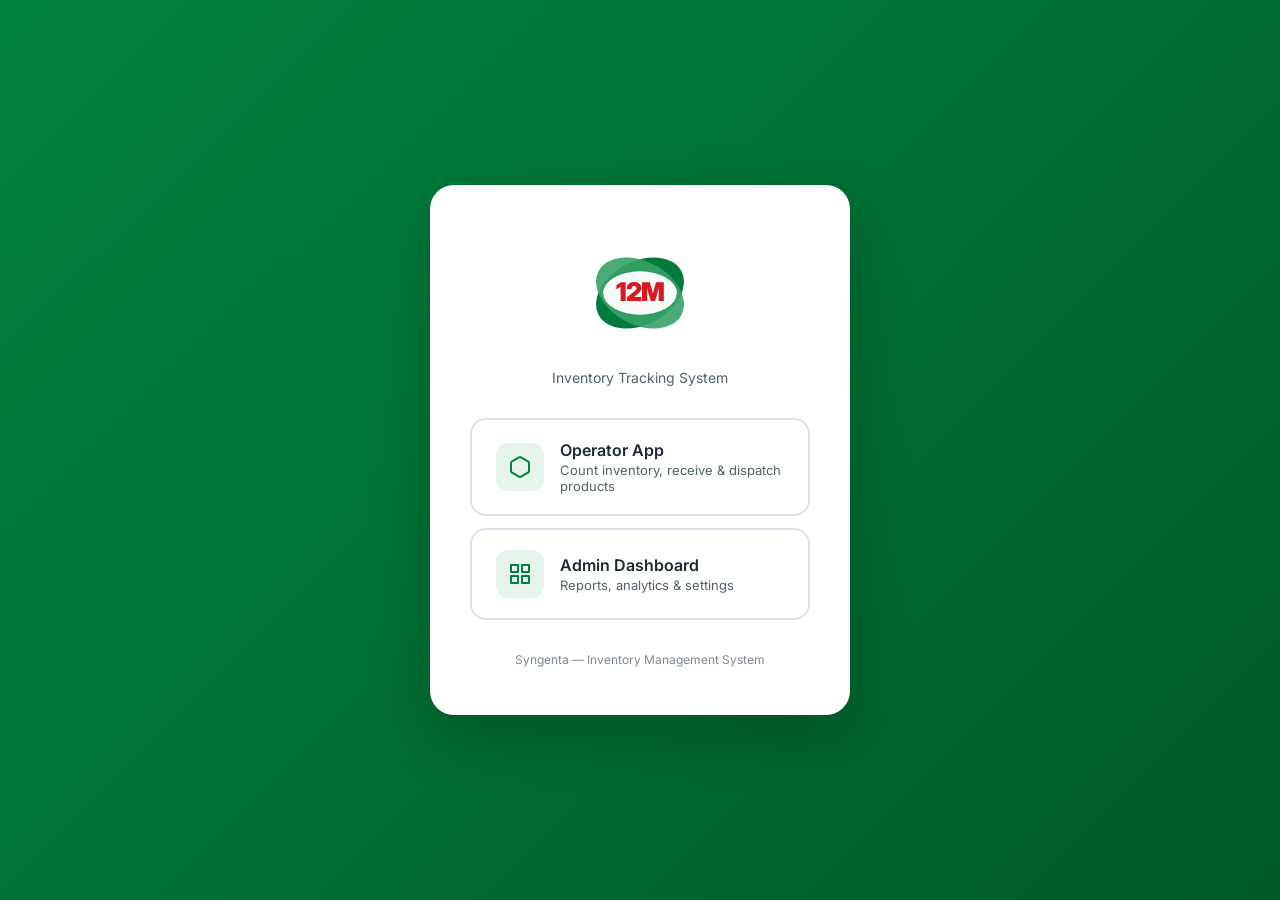
<file: index.html>
<!DOCTYPE html>
<html lang="en">
<head>
    <meta charset="UTF-8">
    <meta name="viewport" content="width=device-width, initial-scale=1.0">
    <meta name="theme-color" content="#00843D">
    <link rel="icon" type="image/svg+xml" href="favicon.svg">
    <link rel="manifest" href="manifest.json">
    <title>Syngenta — 12 Month Shelf Life</title>
    <link href="https://fonts.googleapis.com/css2?family=Inter:wght@400;500;600;700;800&display=swap" rel="stylesheet">
    <style>
        * { margin: 0; padding: 0; box-sizing: border-box; }
        body {
            font-family: 'Inter', -apple-system, BlinkMacSystemFont, 'Segoe UI', sans-serif;
            background: linear-gradient(135deg, #00843D 0%, #005A2B 100%);
            min-height: 100vh;
            display: flex;
            align-items: center;
            justify-content: center;
            padding: 24px;
        }
        .card {
            background: white;
            border-radius: 24px;
            padding: 48px 40px;
            max-width: 420px;
            width: 100%;
            text-align: center;
            box-shadow: 0 20px 60px rgba(0,0,0,0.2);
        }
        .brand {
            margin-bottom: 24px;
        }
        .brand p {
            font-size: 14px;
            color: #52616B;
            margin-top: 12px;
        }
        .apps {
            display: flex;
            flex-direction: column;
            gap: 12px;
            margin-top: 32px;
        }
        .app-btn {
            display: flex;
            align-items: center;
            gap: 16px;
            padding: 20px 24px;
            border: 2px solid #D9E2EC;
            border-radius: 16px;
            text-decoration: none;
            color: #1F2933;
            transition: all 0.2s;
            text-align: left;
        }
        .app-btn:hover {
            border-color: #00843D;
            background: #F3FAF6;
            transform: translateY(-2px);
            box-shadow: 0 4px 16px rgba(0,132,61,0.12);
        }
        .app-icon {
            width: 48px;
            height: 48px;
            background: #E6F4EC;
            border-radius: 12px;
            display: flex;
            align-items: center;
            justify-content: center;
            flex-shrink: 0;
        }
        .app-info h3 {
            font-size: 16px;
            font-weight: 600;
        }
        .app-info p {
            font-size: 13px;
            color: #52616B;
            margin-top: 2px;
        }
        .footer {
            margin-top: 32px;
            font-size: 12px;
            color: #7B8794;
        }
    </style>
</head>
<body>
    <div class="card">
        <div class="brand">
            <svg width="120" height="120" viewBox="0 0 1024 1024" fill="none" xmlns="http://www.w3.org/2000/svg">
                <ellipse cx="512" cy="512" rx="400" ry="270" fill="#007A3D" transform="rotate(-28 512 512)"/>
                <ellipse cx="512" cy="512" rx="400" ry="270" fill="#38A169" opacity="0.9" transform="rotate(28 512 512)"/>
                <ellipse cx="512" cy="512" rx="315" ry="185" fill="#FFFFFF" opacity="0.96"/>
                <text x="512" y="583" text-anchor="middle" font-family="Inter, Arial, system-ui, sans-serif" font-size="220" font-weight="900" letter-spacing="-8" fill="#D71920">12M</text>
            </svg>
            <p>Inventory Tracking System</p>
        </div>
        <div class="apps">
            <a class="app-btn" href="operator-app/">
                <div class="app-icon">
                    <svg width="24" height="24" viewBox="0 0 24 24" fill="none" stroke="#00843D" stroke-width="2" stroke-linecap="round" stroke-linejoin="round">
                        <path d="M21 16V8a2 2 0 0 0-1-1.73l-7-4a2 2 0 0 0-2 0l-7 4A2 2 0 0 0 3 8v8a2 2 0 0 0 1 1.73l7 4a2 2 0 0 0 2 0l7-4A2 2 0 0 0 21 16z"/>
                    </svg>
                </div>
                <div class="app-info">
                    <h3>Operator App</h3>
                    <p>Count inventory, receive &amp; dispatch products</p>
                </div>
            </a>
            <a class="app-btn" href="admin-app/admin-panel.html">
                <div class="app-icon">
                    <svg width="24" height="24" viewBox="0 0 24 24" fill="none" stroke="#00843D" stroke-width="2" stroke-linecap="round" stroke-linejoin="round">
                        <rect x="3" y="3" width="7" height="7"/><rect x="14" y="3" width="7" height="7"/><rect x="3" y="14" width="7" height="7"/><rect x="14" y="14" width="7" height="7"/>
                    </svg>
                </div>
                <div class="app-info">
                    <h3>Admin Dashboard</h3>
                    <p>Reports, analytics &amp; settings</p>
                </div>
            </a>
        </div>
        <div class="footer">Syngenta — Inventory Management System</div>
    </div>
</body>
</html>
</file>
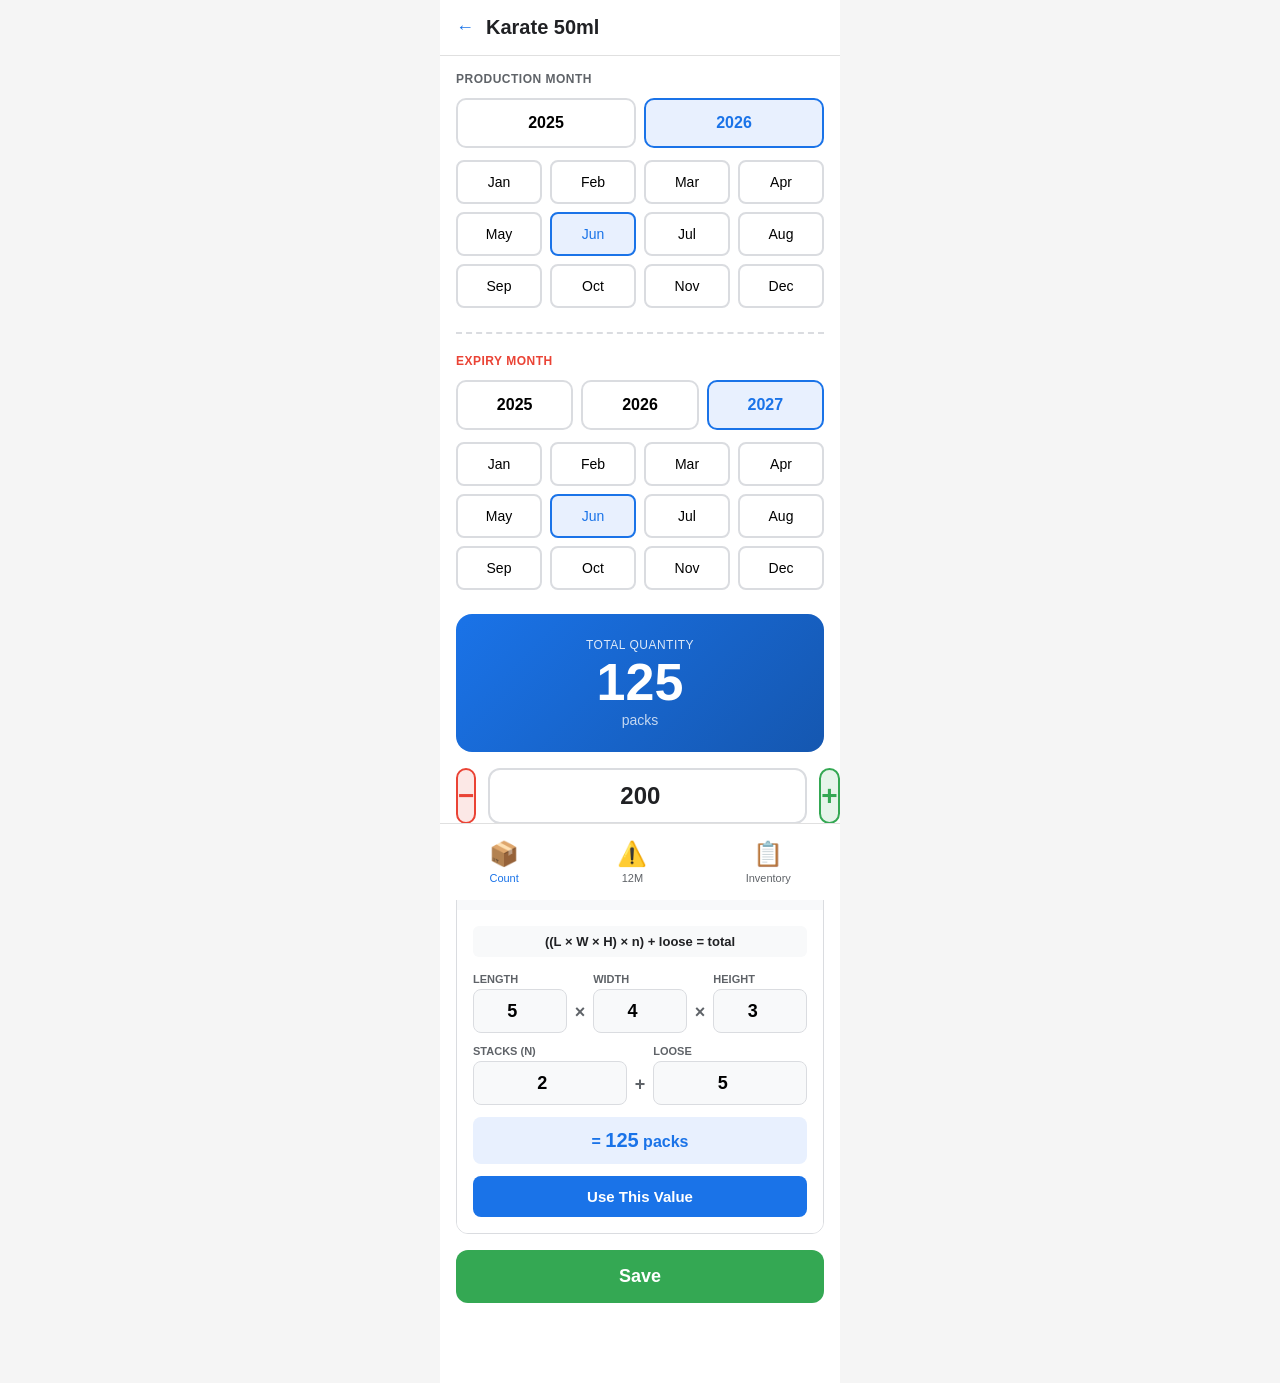
<file: operator-app/count-screen.html>
<!DOCTYPE html>
<html lang="en">
<head>
    <meta charset="UTF-8">
    <meta name="viewport" content="width=device-width, initial-scale=1.0">
    <title>Count — Operator Panel</title>
    <style>
        * {
            margin: 0;
            padding: 0;
            box-sizing: border-box;
        }

        body {
            font-family: -apple-system, BlinkMacSystemFont, 'Segoe UI', Roboto, sans-serif;
            background: #f5f5f5;
            min-height: 100vh;
            display: flex;
            justify-content: center;
        }

        .phone-frame {
            width: 100%;
            max-width: 400px;
            min-height: 100vh;
            background: #ffffff;
            display: flex;
            flex-direction: column;
            position: relative;
        }

        /* ==================== HEADER ==================== */
        .screen-header {
            display: flex;
            align-items: center;
            padding: 16px;
            border-bottom: 1px solid #e0e0e0;
            background: #ffffff;
        }

        .btn-back {
            font-size: 18px;
            color: #1a73e8;
            background: none;
            border: none;
            cursor: pointer;
            margin-right: 12px;
        }

        .screen-title {
            font-size: 20px;
            font-weight: 600;
            color: #202124;
            flex: 1;
        }

        /* ==================== PRODUCT INFO ==================== */
        .product-info {
            padding: 16px;
            border-bottom: 1px solid #e0e0e0;
        }

        .product-name {
            font-size: 22px;
            font-weight: 600;
            color: #202124;
        }

        .product-pack {
            font-size: 14px;
            color: #5f6368;
            margin-top: 2px;
        }

        /* ==================== CONTENT ==================== */
        .screen-content {
            flex: 1;
            overflow-y: auto;
            padding: 16px;
            padding-bottom: 80px;
        }

        /* ==================== MONTH SECTIONS ==================== */
        .month-section {
            margin-bottom: 24px;
        }

        .section-label {
            display: block;
            font-size: 12px;
            font-weight: 600;
            color: #5f6368;
            text-transform: uppercase;
            letter-spacing: 0.5px;
            margin-bottom: 12px;
        }

        .year-buttons {
            display: flex;
            gap: 8px;
            margin-bottom: 12px;
        }

        .year-btn {
            flex: 1;
            padding: 14px;
            border: 2px solid #dadce0;
            border-radius: 10px;
            background: #ffffff;
            font-size: 16px;
            font-weight: 600;
            cursor: pointer;
            transition: all 0.15s;
        }

        .year-btn:active {
            transform: scale(0.97);
        }

        .year-btn.selected {
            border-color: #1a73e8;
            background: #e8f0fe;
            color: #1a73e8;
        }

        .month-grid {
            display: grid;
            grid-template-columns: repeat(4, 1fr);
            gap: 8px;
        }

        .month-btn {
            padding: 12px 4px;
            border: 2px solid #dadce0;
            border-radius: 8px;
            background: #ffffff;
            font-size: 14px;
            font-weight: 500;
            cursor: pointer;
            transition: all 0.15s;
        }

        .month-btn:active {
            transform: scale(0.95);
        }

        .month-btn.selected {
            border-color: #1a73e8;
            background: #e8f0fe;
            color: #1a73e8;
        }

        /* Expiry section dashed border */
        .expiry-section {
            border-top: 2px dashed #dadce0;
            padding-top: 20px;
        }

        .expiry-section .section-label {
            color: #ea4335;
        }

        /* ==================== QUANTITY DISPLAY ==================== */
        .qty-total-display {
            display: flex;
            flex-direction: column;
            align-items: center;
            padding: 24px 16px;
            background: linear-gradient(135deg, #1a73e8 0%, #1557b0 100%);
            border-radius: 16px;
            margin-bottom: 16px;
        }

        .qty-total-label {
            font-size: 12px;
            color: rgba(255,255,255,0.85);
            text-transform: uppercase;
            letter-spacing: 0.5px;
            margin-bottom: 4px;
        }

        .qty-total-value {
            font-size: 52px;
            font-weight: 700;
            color: #ffffff;
            line-height: 1;
        }

        .qty-total-unit {
            font-size: 14px;
            color: rgba(255,255,255,0.75);
            margin-top: 4px;
        }

        /* ==================== +/- CONTROLS ==================== */
        .qty-controls {
            display: flex;
            align-items: center;
            gap: 12px;
            margin-bottom: 8px;
        }

        .qty-adj-btn {
            width: 56px;
            height: 56px;
            border-radius: 12px;
            border: none;
            font-size: 28px;
            font-weight: 600;
            cursor: pointer;
            transition: all 0.15s;
        }

        .qty-adj-btn:active {
            transform: scale(0.95);
        }

        .qty-minus {
            background: #fce8e6;
            color: #ea4335;
            border: 2px solid #ea4335;
        }

        .qty-plus {
            background: #e6f4ea;
            color: #34a853;
            border: 2px solid #34a853;
        }

        .qty-input-field {
            flex: 1;
            height: 56px;
            border: 2px solid #dadce0;
            border-radius: 12px;
            text-align: center;
            font-size: 24px;
            font-weight: 700;
            background: #ffffff;
            color: #202124;
        }

        .quantity-tip {
            text-align: center;
            font-size: 13px;
            color: #5f6368;
            margin-bottom: 16px;
        }

        /* ==================== STACK CALCULATOR ==================== */
        .stack-calc {
            border: 1px solid #dadce0;
            border-radius: 12px;
            overflow: hidden;
            margin-bottom: 16px;
        }

        .stack-calc-toggle {
            width: 100%;
            padding: 14px 16px;
            border: none;
            background: #f8f9fa;
            display: flex;
            justify-content: space-between;
            align-items: center;
            font-size: 15px;
            font-weight: 500;
            color: #202124;
            cursor: pointer;
        }

        .toggle-arrow {
            font-size: 12px;
            transition: transform 0.2s;
        }

        .toggle-arrow.open {
            transform: rotate(90deg);
        }

        .stack-calc-body {
            padding: 16px;
            background: #ffffff;
        }

        .stack-formula {
            font-size: 13px;
            color: #5f6368;
            text-align: center;
            margin-bottom: 16px;
            padding: 8px;
            background: #f8f9fa;
            border-radius: 6px;
        }

        .stack-formula strong {
            color: #202124;
        }

        .stack-row {
            display: flex;
            align-items: center;
            gap: 8px;
            margin-bottom: 12px;
        }

        .stack-field {
            flex: 1;
            display: flex;
            flex-direction: column;
            gap: 4px;
        }

        .stack-field label {
            font-size: 11px;
            font-weight: 600;
            color: #5f6368;
            text-transform: uppercase;
        }

        .stack-field input {
            width: 100%;
            height: 44px;
            border: 1px solid #dadce0;
            border-radius: 8px;
            text-align: center;
            font-size: 18px;
            font-weight: 600;
            background: #f8f9fa;
        }

        .stack-field input:focus {
            border-color: #1a73e8;
            background: #ffffff;
            outline: none;
        }

        .stack-op {
            font-size: 18px;
            font-weight: 600;
            color: #5f6368;
            padding-top: 18px;
        }

        .stack-result {
            text-align: center;
            padding: 12px;
            background: #e8f0fe;
            border-radius: 8px;
            font-size: 16px;
            font-weight: 600;
            color: #1a73e8;
            margin-bottom: 12px;
        }

        .stack-result-value {
            font-size: 20px;
            font-weight: 700;
        }

        .stack-apply-btn {
            width: 100%;
            padding: 12px;
            border: none;
            border-radius: 8px;
            background: #1a73e8;
            color: #ffffff;
            font-size: 15px;
            font-weight: 600;
            cursor: pointer;
        }

        .stack-apply-btn:active {
            background: #1557b0;
        }

        /* ==================== SAVE BUTTON ==================== */
        .save-btn {
            width: 100%;
            padding: 16px;
            border: none;
            border-radius: 12px;
            background: #34a853;
            color: #ffffff;
            font-size: 18px;
            font-weight: 600;
            cursor: pointer;
        }

        .save-btn:active {
            background: #2d9249;
        }

        /* ==================== BOTTOM NAVIGATION ==================== */
        .bottom-nav {
            position: fixed;
            bottom: 0;
            left: 50%;
            transform: translateX(-50%);
            width: 100%;
            max-width: 400px;
            background: #ffffff;
            border-top: 1px solid #e0e0e0;
            display: flex;
            justify-content: space-around;
            padding: 8px 0;
            z-index: 100;
        }

        .nav-btn {
            display: flex;
            flex-direction: column;
            align-items: center;
            gap: 4px;
            padding: 8px 24px;
            border: none;
            background: none;
            cursor: pointer;
            color: #5f6368;
            text-decoration: none;
            transition: color 0.15s;
        }

        .nav-btn.active {
            color: #1a73e8;
        }

        .nav-icon {
            font-size: 24px;
        }

        .nav-label {
            font-size: 11px;
            font-weight: 500;
        }
    </style>
</head>
<body>
    <div class="phone-frame">
        <!-- Header -->
        <div class="screen-header">
            <button class="btn-back">←</button>
            <div class="screen-title">Karate 50ml</div>
        </div>

        <!-- Scrollable Content -->
        <div class="screen-content">
            <!-- Production Month -->
            <div class="month-section">
                <span class="section-label">Production Month</span>
                <div class="year-buttons">
                    <button class="year-btn">2025</button>
                    <button class="year-btn selected">2026</button>
                </div>
                <div class="month-grid">
                    <button class="month-btn">Jan</button>
                    <button class="month-btn">Feb</button>
                    <button class="month-btn">Mar</button>
                    <button class="month-btn">Apr</button>
                    <button class="month-btn">May</button>
                    <button class="month-btn selected">Jun</button>
                    <button class="month-btn">Jul</button>
                    <button class="month-btn">Aug</button>
                    <button class="month-btn">Sep</button>
                    <button class="month-btn">Oct</button>
                    <button class="month-btn">Nov</button>
                    <button class="month-btn">Dec</button>
                </div>
            </div>

            <!-- Expiry Month -->
            <div class="month-section expiry-section">
                <span class="section-label">Expiry Month</span>
                <div class="year-buttons">
                    <button class="year-btn">2025</button>
                    <button class="year-btn">2026</button>
                    <button class="year-btn selected">2027</button>
                </div>
                <div class="month-grid">
                    <button class="month-btn">Jan</button>
                    <button class="month-btn">Feb</button>
                    <button class="month-btn">Mar</button>
                    <button class="month-btn">Apr</button>
                    <button class="month-btn">May</button>
                    <button class="month-btn selected">Jun</button>
                    <button class="month-btn">Jul</button>
                    <button class="month-btn">Aug</button>
                    <button class="month-btn">Sep</button>
                    <button class="month-btn">Oct</button>
                    <button class="month-btn">Nov</button>
                    <button class="month-btn">Dec</button>
                </div>
            </div>

            <!-- Quantity Display -->
            <div class="qty-total-display">
                <span class="qty-total-label">Total Quantity</span>
                <span class="qty-total-value">125</span>
                <span class="qty-total-unit">packs</span>
            </div>

            <!-- +/- Controls -->
            <div class="qty-controls">
                <button class="qty-adj-btn qty-minus">−</button>
                <input type="number" class="qty-input-field" value="200" min="0">
                <button class="qty-adj-btn qty-plus">+</button>
            </div>
            <p class="quantity-tip">Type amount, then press + or −</p>

            <!-- Stack Calculator -->
            <div class="stack-calc">
                <button class="stack-calc-toggle">
                    <span>📐 Stack Calculator</span>
                    <span class="toggle-arrow open">▸</span>
                </button>
                <div class="stack-calc-body">
                    <div class="stack-formula">
                        <strong>((L × W × H) × n) + loose = total</strong>
                    </div>

                    <div class="stack-row">
                        <div class="stack-field">
                            <label>Length</label>
                            <input type="number" value="5" min="0">
                        </div>
                        <span class="stack-op">×</span>
                        <div class="stack-field">
                            <label>Width</label>
                            <input type="number" value="4" min="0">
                        </div>
                        <span class="stack-op">×</span>
                        <div class="stack-field">
                            <label>Height</label>
                            <input type="number" value="3" min="0">
                        </div>
                    </div>

                    <div class="stack-row">
                        <div class="stack-field">
                            <label>Stacks (n)</label>
                            <input type="number" value="2" min="1">
                        </div>
                        <span class="stack-op">+</span>
                        <div class="stack-field">
                            <label>Loose</label>
                            <input type="number" value="5" min="0">
                        </div>
                    </div>

                    <div class="stack-result">
                        = <span class="stack-result-value">125</span> packs
                    </div>

                    <button class="stack-apply-btn">Use This Value</button>
                </div>
            </div>

            <!-- Save Button -->
            <button class="save-btn">Save</button>
        </div>

        <!-- Bottom Navigation -->
        <nav class="bottom-nav">
            <a href="count-screen.html" class="nav-btn active">
                <span class="nav-icon">📦</span>
                <span class="nav-label">Count</span>
            </a>
            <a href="twelve-month-screen.html" class="nav-btn">
                <span class="nav-icon">⚠️</span>
                <span class="nav-label">12M</span>
            </a>
            <a href="inventory-screen.html" class="nav-btn">
                <span class="nav-icon">📋</span>
                <span class="nav-label">Inventory</span>
            </a>
        </nav>
    </div>

    <script>
        // Stack calculator logic
        const stackFields = document.querySelectorAll('.stack-field input');
        const stackResult = document.querySelector('.stack-result-value');
        const qtyTotal = document.querySelector('.qty-total-value');
        const qtyInput = document.querySelector('.qty-input-field');

        function calculateStack() {
            const values = Array.from(stackFields).map(f => parseInt(f.value) || 0);
            const l = values[0], w = values[1], h = values[2], n = values[3], loose = values[4];
            const perStack = l * w * h;
            const total = (perStack * n) + loose;
            stackResult.textContent = total;
            return total;
        }

        stackFields.forEach(field => {
            field.addEventListener('input', calculateStack);
        });

        // Apply stack result to quantity
        document.querySelector('.stack-apply-btn').addEventListener('click', () => {
            const value = calculateStack();
            qtyTotal.textContent = value;
            qtyInput.value = value;
        });

        // +/- buttons
        document.querySelector('.qty-plus').addEventListener('click', () => {
            const increment = parseInt(qtyInput.value) || 0;
            const current = parseInt(qtyTotal.textContent) || 0;
            qtyTotal.textContent = current + increment;
        });

        document.querySelector('.qty-minus').addEventListener('click', () => {
            const decrement = parseInt(qtyInput.value) || 0;
            const current = parseInt(qtyTotal.textContent) || 0;
            qtyTotal.textContent = Math.max(0, current - decrement);
        });

        // Year/Month button selection
        document.querySelectorAll('.month-section').forEach(section => {
            section.querySelectorAll('.year-btn').forEach(btn => {
                btn.addEventListener('click', () => {
                    section.querySelectorAll('.year-btn').forEach(b => b.classList.remove('selected'));
                    btn.classList.add('selected');
                });
            });

            section.querySelectorAll('.month-btn').forEach(btn => {
                btn.addEventListener('click', () => {
                    section.querySelectorAll('.month-btn').forEach(b => b.classList.remove('selected'));
                    btn.classList.add('selected');
                });
            });
        });

        // Stack calculator toggle
        document.querySelector('.stack-calc-toggle').addEventListener('click', () => {
            const body = document.querySelector('.stack-calc-body');
            const arrow = document.querySelector('.toggle-arrow');
            const isOpen = body.style.display !== 'none';
            body.style.display = isOpen ? 'none' : 'block';
            arrow.classList.toggle('open', !isOpen);
        });
    </script>
</body>
</html>
</file>
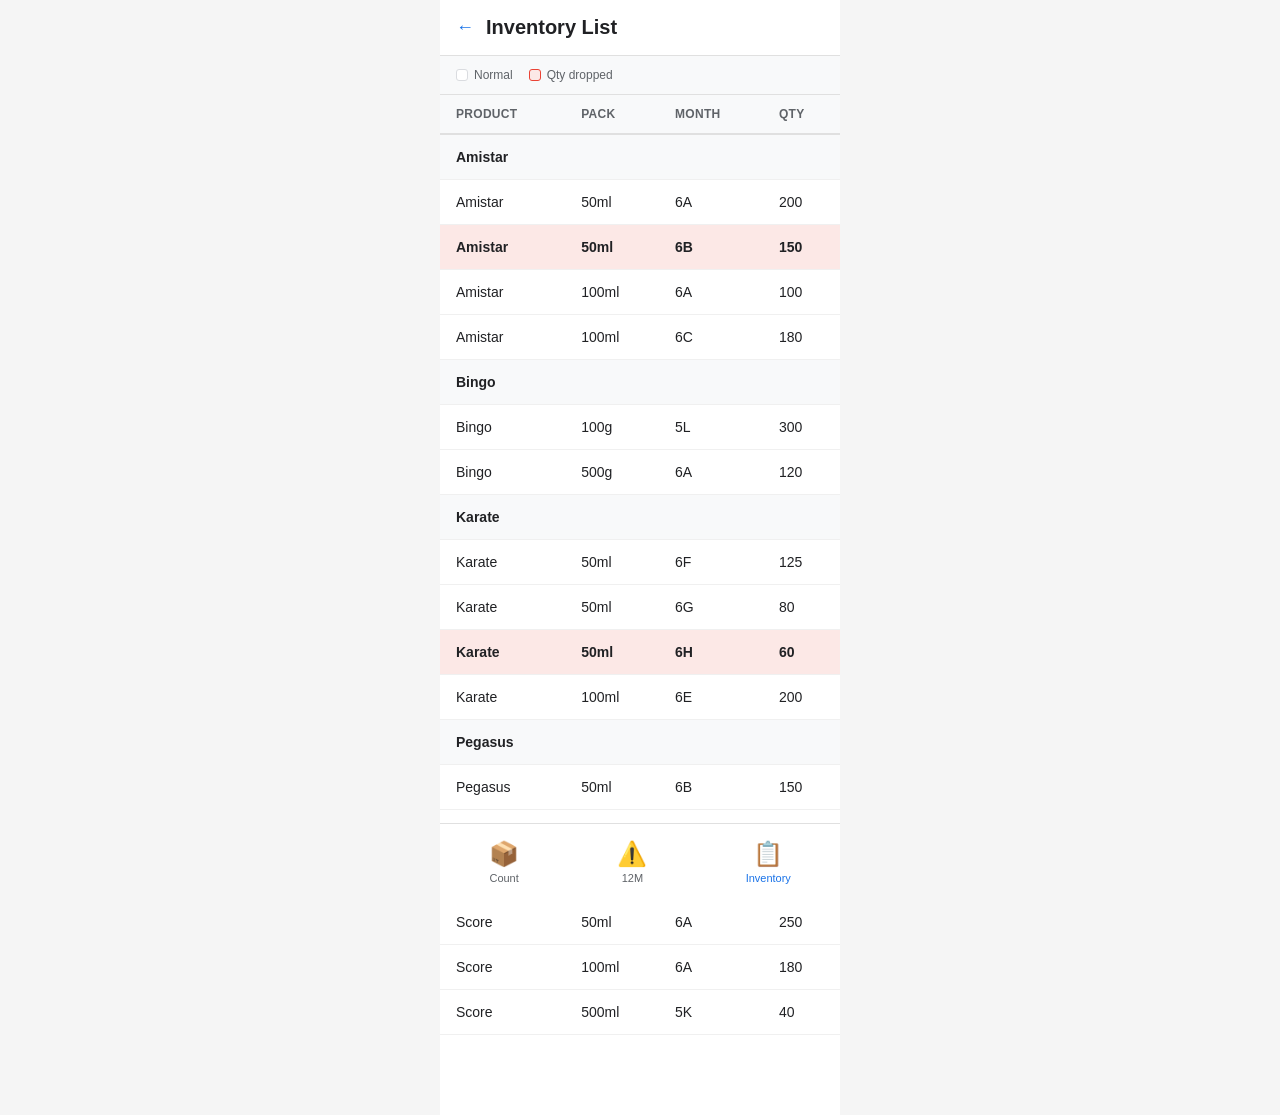
<file: operator-app/inventory-screen.html>
<!DOCTYPE html>
<html lang="en">
<head>
    <meta charset="UTF-8">
    <meta name="viewport" content="width=device-width, initial-scale=1.0">
    <title>Inventory List — Operator Panel</title>
    <style>
        * {
            margin: 0;
            padding: 0;
            box-sizing: border-box;
        }

        body {
            font-family: -apple-system, BlinkMacSystemFont, 'Segoe UI', Roboto, sans-serif;
            background: #f5f5f5;
            min-height: 100vh;
            display: flex;
            justify-content: center;
        }

        .phone-frame {
            width: 100%;
            max-width: 400px;
            min-height: 100vh;
            background: #ffffff;
            display: flex;
            flex-direction: column;
            position: relative;
        }

        /* ==================== HEADER ==================== */
        .screen-header {
            display: flex;
            align-items: center;
            padding: 16px;
            border-bottom: 1px solid #e0e0e0;
            background: #ffffff;
        }

        .btn-back {
            font-size: 18px;
            color: #1a73e8;
            background: none;
            border: none;
            cursor: pointer;
            margin-right: 12px;
        }

        .screen-title {
            font-size: 20px;
            font-weight: 600;
            color: #202124;
            flex: 1;
        }

        /* ==================== LEGEND ==================== */
        .legend-bar {
            display: flex;
            gap: 16px;
            padding: 12px 16px;
            background: #f8f9fa;
            border-bottom: 1px solid #e0e0e0;
        }

        .legend-item {
            display: flex;
            align-items: center;
            gap: 6px;
            font-size: 12px;
            color: #5f6368;
        }

        .legend-dot {
            width: 12px;
            height: 12px;
            border-radius: 3px;
        }

        .legend-normal {
            background: #ffffff;
            border: 1px solid #dadce0;
        }

        .legend-warning {
            background: #fce8e6;
            border: 1px solid #ea4335;
        }

        /* ==================== CONTENT ==================== */
        .screen-content {
            flex: 1;
            overflow-y: auto;
            padding-bottom: 80px;
        }

        /* ==================== TABLE ==================== */
        .data-table {
            width: 100%;
            border-collapse: collapse;
        }

        .data-table thead th {
            position: sticky;
            top: 0;
            background: #f8f9fa;
            padding: 12px 16px;
            text-align: left;
            font-size: 12px;
            font-weight: 600;
            color: #5f6368;
            text-transform: uppercase;
            letter-spacing: 0.3px;
            border-bottom: 2px solid #e0e0e0;
        }

        .data-table tbody td {
            padding: 14px 16px;
            font-size: 14px;
            color: #202124;
            border-bottom: 1px solid #f0f0f0;
        }

        /* Product group header */
        .product-group {
            background: #f8f9fa;
        }

        .product-group td {
            font-size: 15px;
            font-weight: 600;
            color: #202124;
            padding: 12px 16px;
            border-bottom: 1px solid #e0e0e0;
        }

        /* FEFO warning row */
        .row-warning {
            background: #fce8e6;
        }

        .row-warning td {
            color: #c5221f;
            font-weight: 600;
        }

        /* Normal row hover */
        .data-table tbody tr:not(.product-group):not(.row-warning):hover {
            background: #f8f9fa;
        }

        /* ==================== EMPTY STATE ==================== */
        .empty-state {
            display: flex;
            flex-direction: column;
            align-items: center;
            justify-content: center;
            padding: 48px 24px;
            color: #5f6368;
            text-align: center;
        }

        .empty-icon {
            font-size: 48px;
            margin-bottom: 16px;
        }

        .empty-title {
            font-size: 18px;
            font-weight: 500;
            color: #202124;
            margin-bottom: 8px;
        }

        .empty-text {
            font-size: 14px;
        }

        /* ==================== BOTTOM NAVIGATION ==================== */
        .bottom-nav {
            position: fixed;
            bottom: 0;
            left: 50%;
            transform: translateX(-50%);
            width: 100%;
            max-width: 400px;
            background: #ffffff;
            border-top: 1px solid #e0e0e0;
            display: flex;
            justify-content: space-around;
            padding: 8px 0;
            z-index: 100;
        }

        .nav-btn {
            display: flex;
            flex-direction: column;
            align-items: center;
            gap: 4px;
            padding: 8px 24px;
            border: none;
            background: none;
            cursor: pointer;
            color: #5f6368;
            text-decoration: none;
            transition: color 0.15s;
        }

        .nav-btn.active {
            color: #1a73e8;
        }

        .nav-icon {
            font-size: 24px;
        }

        .nav-label {
            font-size: 11px;
            font-weight: 500;
        }
    </style>
</head>
<body>
    <div class="phone-frame">
        <!-- Header -->
        <div class="screen-header">
            <button class="btn-back">←</button>
            <div class="screen-title">Inventory List</div>
        </div>

        <!-- Legend -->
        <div class="legend-bar">
            <span class="legend-item">
                <span class="legend-dot legend-normal"></span>
                Normal
            </span>
            <span class="legend-item">
                <span class="legend-dot legend-warning"></span>
                Qty dropped
            </span>
        </div>

        <!-- Scrollable Content -->
        <div class="screen-content">
            <table class="data-table">
                <thead>
                    <tr>
                        <th>Product</th>
                        <th>Pack</th>
                        <th>Month</th>
                        <th>Qty</th>
                    </tr>
                </thead>
                <tbody>
                    <!-- Amistar group -->
                    <tr class="product-group">
                        <td colspan="4">Amistar</td>
                    </tr>
                    <tr>
                        <td>Amistar</td>
                        <td>50ml</td>
                        <td>6A</td>
                        <td>200</td>
                    </tr>
                    <tr class="row-warning">
                        <td>Amistar</td>
                        <td>50ml</td>
                        <td>6B</td>
                        <td>150</td>
                    </tr>
                    <tr>
                        <td>Amistar</td>
                        <td>100ml</td>
                        <td>6A</td>
                        <td>100</td>
                    </tr>
                    <tr>
                        <td>Amistar</td>
                        <td>100ml</td>
                        <td>6C</td>
                        <td>180</td>
                    </tr>

                    <!-- Bingo group -->
                    <tr class="product-group">
                        <td colspan="4">Bingo</td>
                    </tr>
                    <tr>
                        <td>Bingo</td>
                        <td>100g</td>
                        <td>5L</td>
                        <td>300</td>
                    </tr>
                    <tr>
                        <td>Bingo</td>
                        <td>500g</td>
                        <td>6A</td>
                        <td>120</td>
                    </tr>

                    <!-- Karate group -->
                    <tr class="product-group">
                        <td colspan="4">Karate</td>
                    </tr>
                    <tr>
                        <td>Karate</td>
                        <td>50ml</td>
                        <td>6F</td>
                        <td>125</td>
                    </tr>
                    <tr>
                        <td>Karate</td>
                        <td>50ml</td>
                        <td>6G</td>
                        <td>80</td>
                    </tr>
                    <tr class="row-warning">
                        <td>Karate</td>
                        <td>50ml</td>
                        <td>6H</td>
                        <td>60</td>
                    </tr>
                    <tr>
                        <td>Karate</td>
                        <td>100ml</td>
                        <td>6E</td>
                        <td>200</td>
                    </tr>

                    <!-- Pegasus group -->
                    <tr class="product-group">
                        <td colspan="4">Pegasus</td>
                    </tr>
                    <tr>
                        <td>Pegasus</td>
                        <td>50ml</td>
                        <td>6B</td>
                        <td>150</td>
                    </tr>
                    <tr>
                        <td>Pegasus</td>
                        <td>100ml</td>
                        <td>6A</td>
                        <td>90</td>
                    </tr>

                    <!-- Score group -->
                    <tr class="product-group">
                        <td colspan="4">Score</td>
                    </tr>
                    <tr>
                        <td>Score</td>
                        <td>50ml</td>
                        <td>6A</td>
                        <td>250</td>
                    </tr>
                    <tr>
                        <td>Score</td>
                        <td>100ml</td>
                        <td>6A</td>
                        <td>180</td>
                    </tr>
                    <tr>
                        <td>Score</td>
                        <td>500ml</td>
                        <td>5K</td>
                        <td>40</td>
                    </tr>
                </tbody>
            </table>
        </div>

        <!-- Bottom Navigation -->
        <nav class="bottom-nav">
            <a href="count-screen.html" class="nav-btn">
                <span class="nav-icon">📦</span>
                <span class="nav-label">Count</span>
            </a>
            <a href="twelve-month-screen.html" class="nav-btn">
                <span class="nav-icon">⚠️</span>
                <span class="nav-label">12M</span>
            </a>
            <a href="inventory-screen.html" class="nav-btn active">
                <span class="nav-icon">📋</span>
                <span class="nav-label">Inventory</span>
            </a>
        </nav>
    </div>
</body>
</html>
</file>
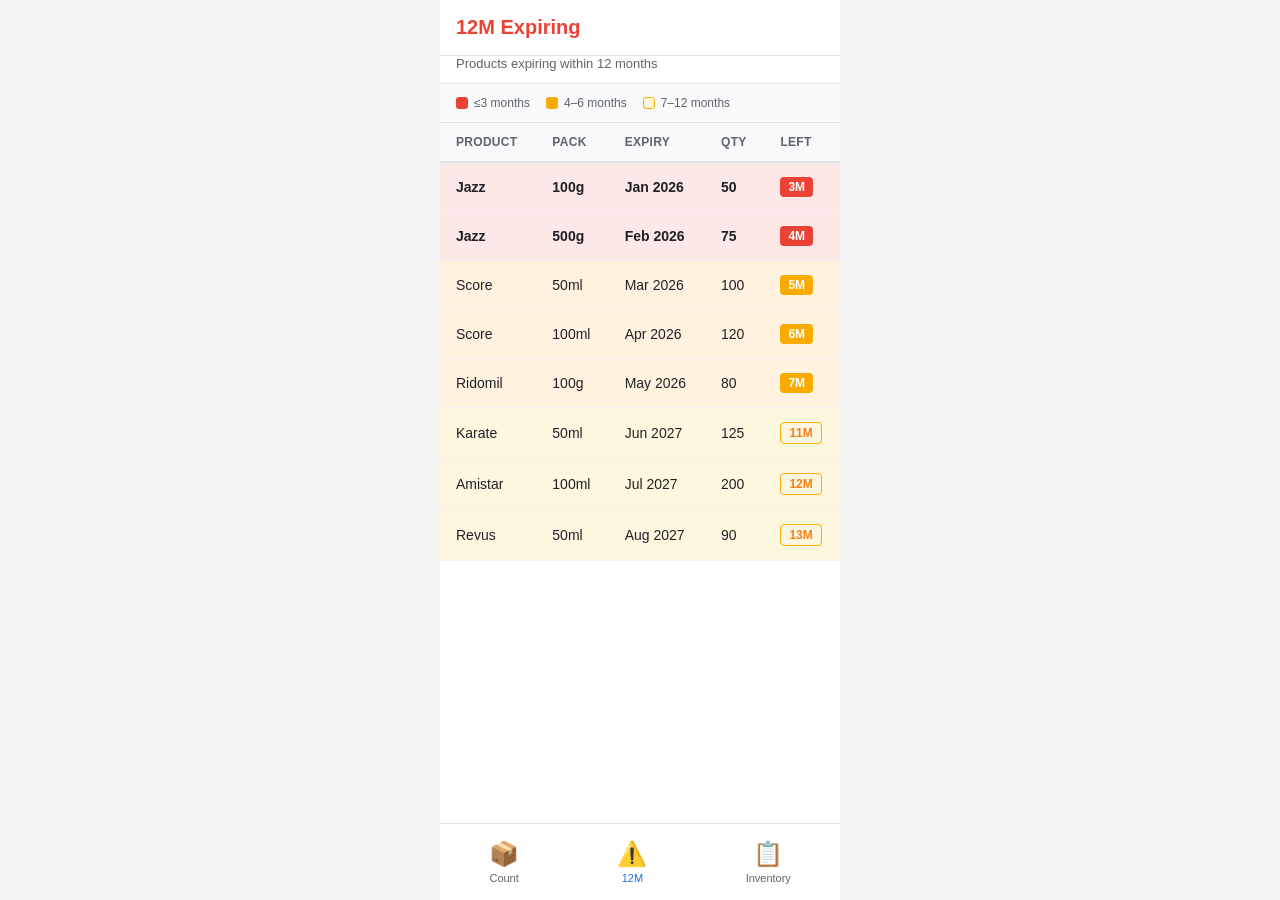
<file: operator-app/twelve-month-screen.html>
<!DOCTYPE html>
<html lang="en">
<head>
    <meta charset="UTF-8">
    <meta name="viewport" content="width=device-width, initial-scale=1.0">
    <title>12M Expiring — Operator Panel</title>
    <style>
        * {
            margin: 0;
            padding: 0;
            box-sizing: border-box;
        }

        body {
            font-family: -apple-system, BlinkMacSystemFont, 'Segoe UI', Roboto, sans-serif;
            background: #f5f5f5;
            min-height: 100vh;
            display: flex;
            justify-content: center;
        }

        .phone-frame {
            width: 100%;
            max-width: 400px;
            min-height: 100vh;
            background: #ffffff;
            display: flex;
            flex-direction: column;
            position: relative;
        }

        /* ==================== HEADER ==================== */
        .screen-header {
            display: flex;
            align-items: center;
            padding: 16px;
            border-bottom: 1px solid #e0e0e0;
            background: #ffffff;
        }

        .screen-title {
            font-size: 20px;
            font-weight: 600;
            color: #ea4335;
            flex: 1;
        }

        .screen-subtitle {
            font-size: 13px;
            color: #5f6368;
            padding: 0 16px 12px;
            border-bottom: 1px solid #e0e0e0;
        }

        /* ==================== LEGEND ==================== */
        .legend-bar {
            display: flex;
            gap: 16px;
            padding: 12px 16px;
            background: #f8f9fa;
            border-bottom: 1px solid #e0e0e0;
        }

        .legend-item {
            display: flex;
            align-items: center;
            gap: 6px;
            font-size: 12px;
            color: #5f6368;
        }

        .legend-dot {
            width: 12px;
            height: 12px;
            border-radius: 3px;
        }

        .legend-critical {
            background: #ea4335;
        }

        .legend-warning {
            background: #f9ab00;
        }

        .legend-notice {
            background: #fef7e0;
            border: 1px solid #f9ab00;
        }

        /* ==================== CONTENT ==================== */
        .screen-content {
            flex: 1;
            overflow-y: auto;
            padding-bottom: 80px;
        }

        /* ==================== TABLE ==================== */
        .data-table {
            width: 100%;
            border-collapse: collapse;
        }

        .data-table thead th {
            position: sticky;
            top: 0;
            background: #f8f9fa;
            padding: 12px 16px;
            text-align: left;
            font-size: 12px;
            font-weight: 600;
            color: #5f6368;
            text-transform: uppercase;
            letter-spacing: 0.3px;
            border-bottom: 2px solid #e0e0e0;
        }

        .data-table tbody td {
            padding: 14px 16px;
            font-size: 14px;
            color: #202124;
            border-bottom: 1px solid #f0f0f0;
        }

        /* Row urgency colors */
        .row-critical {
            background: #fce8e6;
        }

        .row-critical td {
            color: #c5221f;
            font-weight: 600;
        }

        .row-warning {
            background: #fff3e0;
        }

        .row-warning td {
            color: #e65100;
            font-weight: 500;
        }

        .row-notice {
            background: #fef7e0;
        }

        .row-notice td {
            color: #f57f17;
        }

        /* Shelf life badge */
        .shelf-badge {
            display: inline-block;
            padding: 3px 8px;
            border-radius: 4px;
            font-size: 12px;
            font-weight: 700;
        }

        .badge-critical {
            background: #ea4335;
            color: #ffffff;
        }

        .badge-warning {
            background: #f9ab00;
            color: #ffffff;
        }

        .badge-notice {
            background: #fef7e0;
            color: #f57f17;
            border: 1px solid #f9ab00;
        }

        /* ==================== BOTTOM NAVIGATION ==================== */
        .bottom-nav {
            position: fixed;
            bottom: 0;
            left: 50%;
            transform: translateX(-50%);
            width: 100%;
            max-width: 400px;
            background: #ffffff;
            border-top: 1px solid #e0e0e0;
            display: flex;
            justify-content: space-around;
            padding: 8px 0;
            z-index: 100;
        }

        .nav-btn {
            display: flex;
            flex-direction: column;
            align-items: center;
            gap: 4px;
            padding: 8px 24px;
            border: none;
            background: none;
            cursor: pointer;
            color: #5f6368;
            text-decoration: none;
            transition: color 0.15s;
        }

        .nav-btn.active {
            color: #1a73e8;
        }

        .nav-icon {
            font-size: 24px;
        }

        .nav-label {
            font-size: 11px;
            font-weight: 500;
        }
    </style>
</head>
<body>
    <div class="phone-frame">
        <!-- Header -->
        <div class="screen-header">
            <div class="screen-title">12M Expiring</div>
        </div>
        <div class="screen-subtitle">Products expiring within 12 months</div>

        <!-- Legend -->
        <div class="legend-bar">
            <span class="legend-item">
                <span class="legend-dot legend-critical"></span>
                ≤3 months
            </span>
            <span class="legend-item">
                <span class="legend-dot legend-warning"></span>
                4–6 months
            </span>
            <span class="legend-item">
                <span class="legend-dot legend-notice"></span>
                7–12 months
            </span>
        </div>

        <!-- Scrollable Content -->
        <div class="screen-content">
            <table class="data-table">
                <thead>
                    <tr>
                        <th>Product</th>
                        <th>Pack</th>
                        <th>Expiry</th>
                        <th>Qty</th>
                        <th>Left</th>
                    </tr>
                </thead>
                <tbody>
                    <!-- CRITICAL: ≤3 months -->
                    <tr class="row-critical">
                        <td>Jazz</td>
                        <td>100g</td>
                        <td>Jan 2026</td>
                        <td>50</td>
                        <td><span class="shelf-badge badge-critical">3M</span></td>
                    </tr>
                    <tr class="row-critical">
                        <td>Jazz</td>
                        <td>500g</td>
                        <td>Feb 2026</td>
                        <td>75</td>
                        <td><span class="shelf-badge badge-critical">4M</span></td>
                    </tr>

                    <!-- WARNING: 4-6 months -->
                    <tr class="row-warning">
                        <td>Score</td>
                        <td>50ml</td>
                        <td>Mar 2026</td>
                        <td>100</td>
                        <td><span class="shelf-badge badge-warning">5M</span></td>
                    </tr>
                    <tr class="row-warning">
                        <td>Score</td>
                        <td>100ml</td>
                        <td>Apr 2026</td>
                        <td>120</td>
                        <td><span class="shelf-badge badge-warning">6M</span></td>
                    </tr>
                    <tr class="row-warning">
                        <td>Ridomil</td>
                        <td>100g</td>
                        <td>May 2026</td>
                        <td>80</td>
                        <td><span class="shelf-badge badge-warning">7M</span></td>
                    </tr>

                    <!-- NOTICE: 7-12 months -->
                    <tr class="row-notice">
                        <td>Karate</td>
                        <td>50ml</td>
                        <td>Jun 2027</td>
                        <td>125</td>
                        <td><span class="shelf-badge badge-notice">11M</span></td>
                    </tr>
                    <tr class="row-notice">
                        <td>Amistar</td>
                        <td>100ml</td>
                        <td>Jul 2027</td>
                        <td>200</td>
                        <td><span class="shelf-badge badge-notice">12M</span></td>
                    </tr>
                    <tr class="row-notice">
                        <td>Revus</td>
                        <td>50ml</td>
                        <td>Aug 2027</td>
                        <td>90</td>
                        <td><span class="shelf-badge badge-notice">13M</span></td>
                    </tr>
                </tbody>
            </table>
        </div>

        <!-- Bottom Navigation -->
        <nav class="bottom-nav">
            <a href="count-screen.html" class="nav-btn">
                <span class="nav-icon">📦</span>
                <span class="nav-label">Count</span>
            </a>
            <a href="twelve-month-screen.html" class="nav-btn active">
                <span class="nav-icon">⚠️</span>
                <span class="nav-label">12M</span>
            </a>
            <a href="inventory-screen.html" class="nav-btn">
                <span class="nav-icon">📋</span>
                <span class="nav-label">Inventory</span>
            </a>
        </nav>
    </div>
</body>
</html>
</file>
